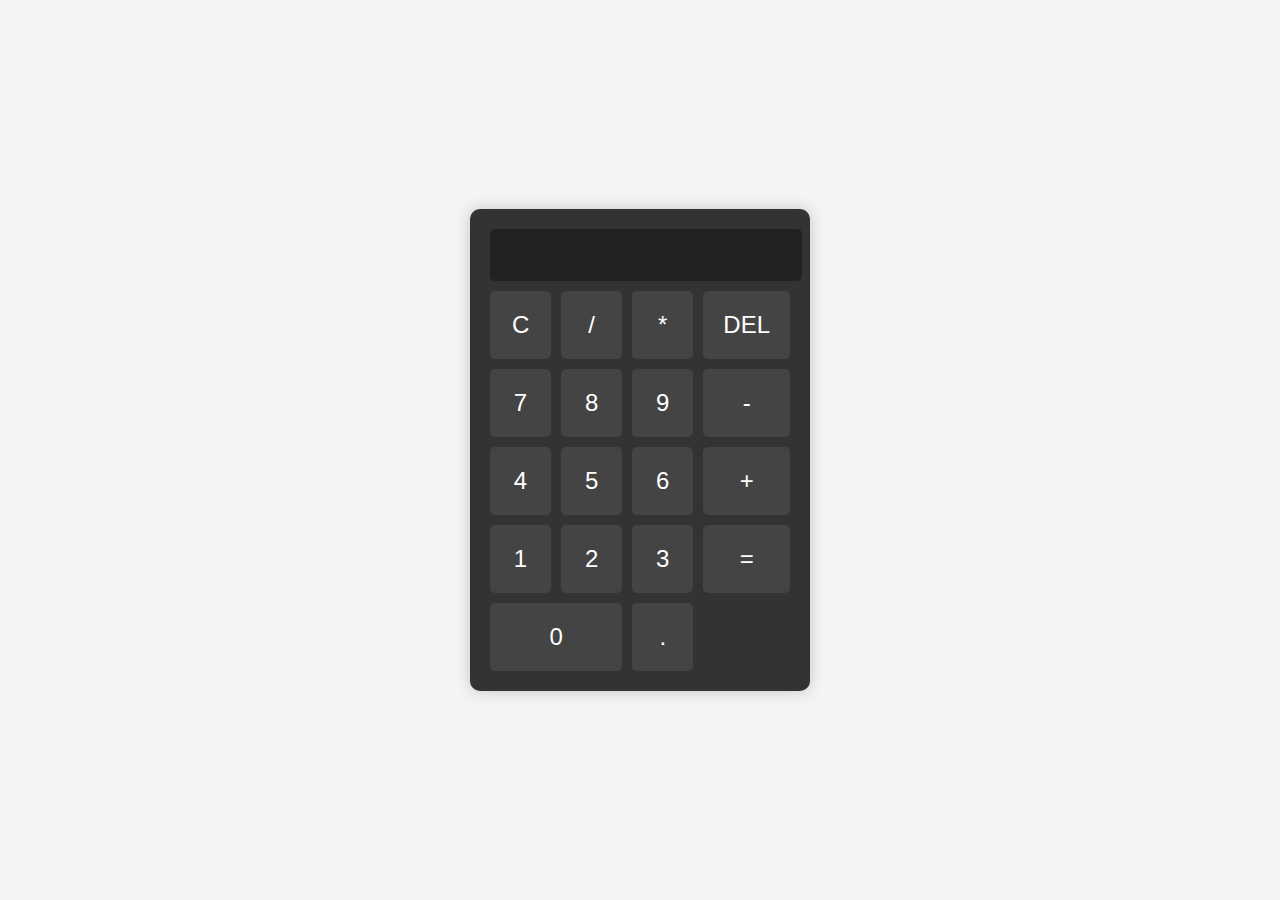
<file: Calculator/index.html>
<!DOCTYPE html>
<html lang="en">
<head>
    <meta charset="UTF-8">
    <meta name="viewport" content="width=device-width, initial-scale=1.0">
    <title>Calculator</title>
    <link rel="stylesheet" href="style.css">
</head>
<body>
    <div class="calculator">
        <input type="text" id="display" disabled />
        <div class="buttons">
            <button onclick="clearDisplay()">C</button>
            <button onclick="appendValue('/')">/</button>
            <button onclick="appendValue('*')">*</button>
            <button onclick="deleteLast()">DEL</button>
            <button onclick="appendValue('7')">7</button>
            <button onclick="appendValue('8')">8</button>
            <button onclick="appendValue('9')">9</button>
            <button onclick="appendValue('-')">-</button>
            <button onclick="appendValue('4')">4</button>
            <button onclick="appendValue('5')">5</button>
            <button onclick="appendValue('6')">6</button>
            <button onclick="appendValue('+')">+</button>
            <button onclick="appendValue('1')">1</button>
            <button onclick="appendValue('2')">2</button>
            <button onclick="appendValue('3')">3</button>
            <button onclick="calculate()">=</button>
            <button onclick="appendValue('0')" class="zero">0</button>
            <button onclick="appendValue('.')">.</button>
        </div>
    </div>
    <script src="script.js"></script>
</body>
</html>
</file>
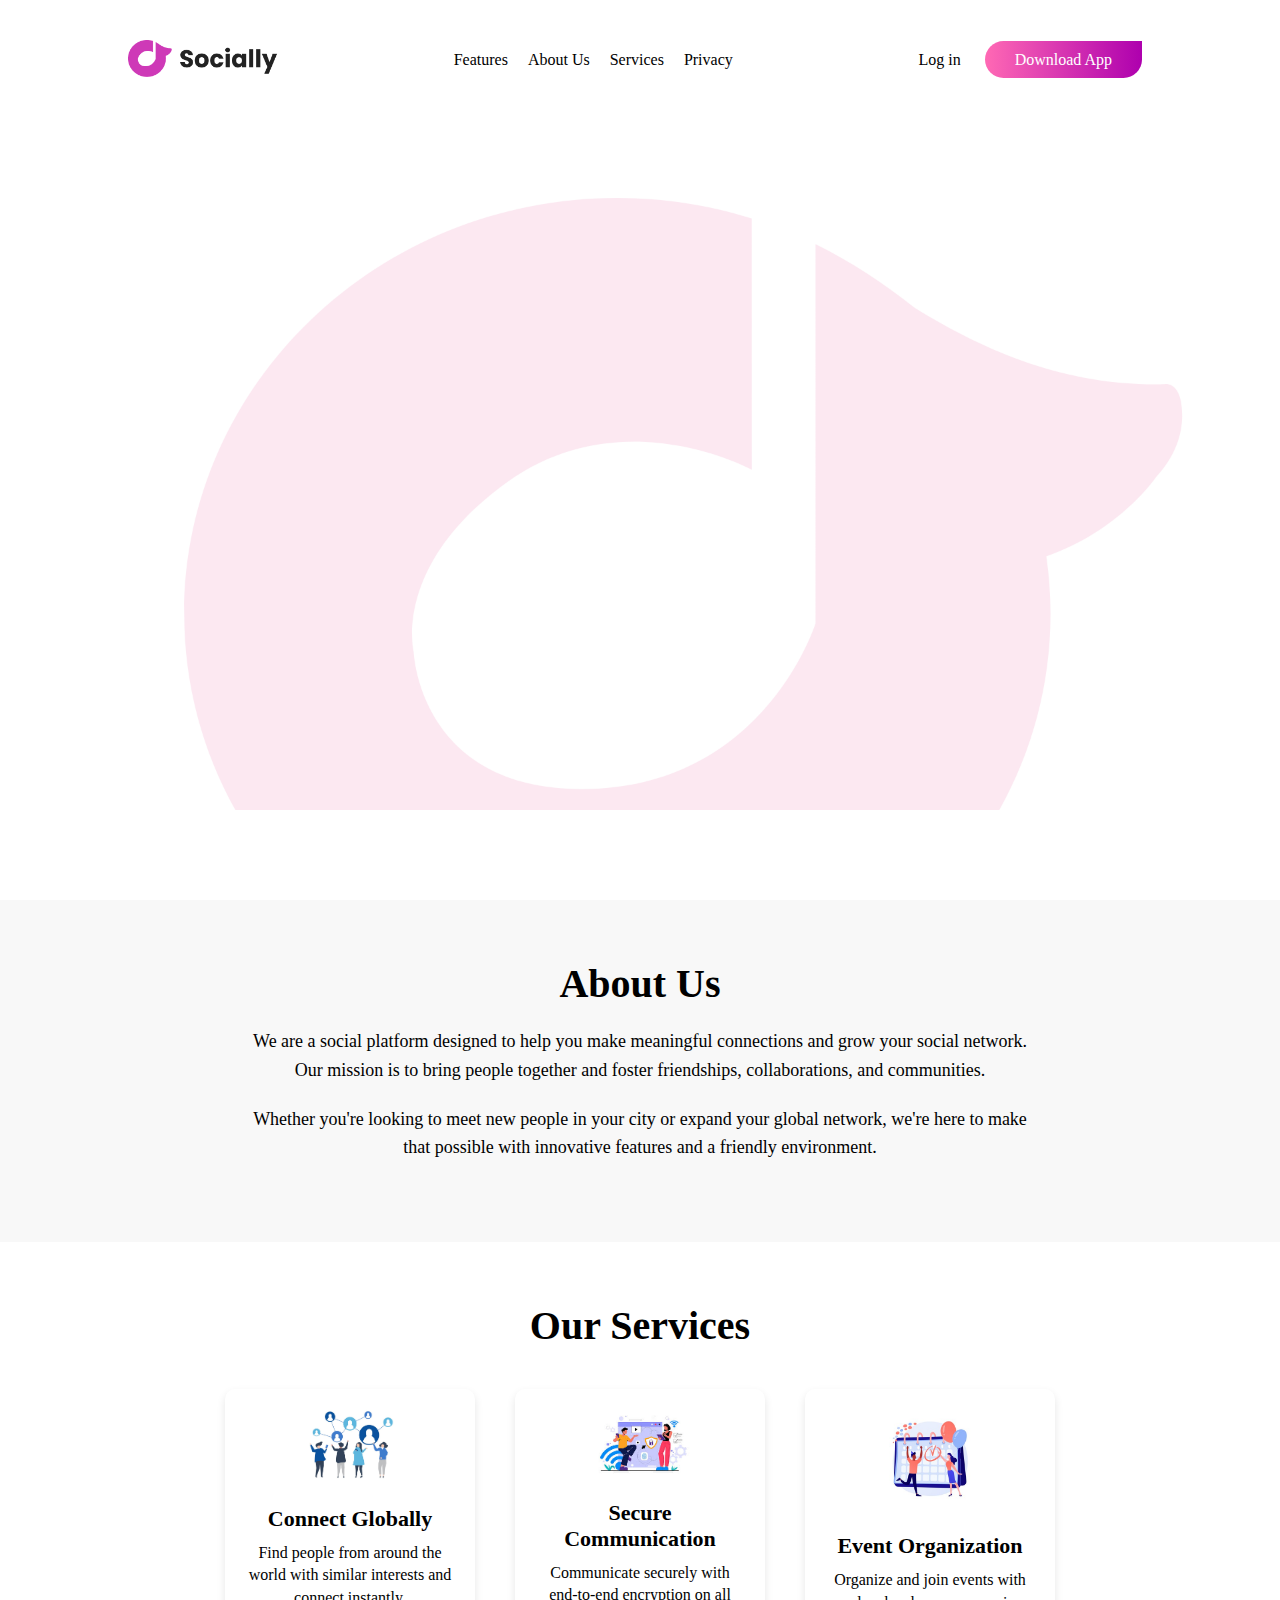
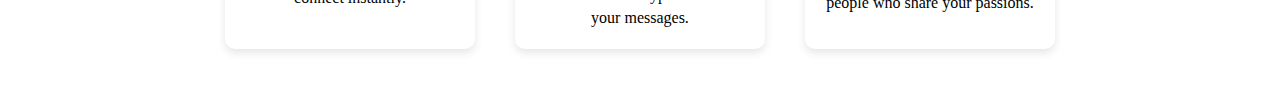
<file: LandingPage/index.html>
<!DOCTYPE html>
<html lang="en">
<head>
    <meta charset="UTF-8">
    <meta name="viewport" content="width=device-width, initial-scale=1.0">
    <link rel="stylesheet" href="style.css">
    <title>Socially</title>
    <style>
      /* Smooth scrolling */
      html {
        scroll-behavior: smooth;
      }
    </style>
</head>
<body>
    <main>
      <!-- Navbar -->
      <div class="navbar dflex">
        <div>
          <img class="logo" src="./Images/logo.png" alt="Logo" />
        </div>
        <ul class="nav dflex">
            <li><a href="#">Features</a></li>
 
          <li><a href="#about-section">About Us</a></li>
          <li><a href="#services-section">Services</a></li>
          <li><a href="#">Privacy</a></li>
        </ul>
        <div class="buttons">
          <a href="#" class="link1">Log in</a>
          <a href="#" class="button1">Download App</a>
        </div>
      </div>

      <!-- Hero Section -->
      <div class="container1">
        <h1 class="animation">
          Make
          <br />
          New Friends
        </h1>
        <p class="animation">
            Connect with like-minded people, discover new friendships, and build meaningful relationships that can last a lifetime. Whether you're looking to expand your social circle or find a community of interest, we're here to help you connect.

        </p>
        <a class="animation button2 button1" href="#">Join Now</a>
      </div>
      <div class="container2">
        <img class="animation" src="./Images/back-image.png" alt="Hero Image" />
      </div>
    </main>

    <!-- About Section -->
    <section id="about-section" class="about-section">
      <div class="content">
        <h2>About Us</h2>
        <p>
          We are a social platform designed to help you make meaningful connections
          and grow your social network. Our mission is to bring people together and 
          foster friendships, collaborations, and communities.
        </p>
        <p>
          Whether you're looking to meet new people in your city or expand your global
          network, we're here to make that possible with innovative features and a friendly 
          environment.
        </p>
      </div>
    </section>

    <!-- Services Section -->
    <section id="services-section" class="services-section">
      <div class="content">
        <h2>Our Services</h2>
        <div class="services dflex">
          <div class="service-card">
            <img src="./Images/connect.jpg" alt="Service 1" />
            <h3>Connect Globally</h3>
            <p>
              Find people from around the world with similar interests and connect instantly.
            </p>
          </div>
          <div class="service-card">
            <img src="./Images/Secure_Communication.jpg" alt="Service 2" />
            <h3>Secure Communication</h3>
            <p>
              Communicate securely with end-to-end encryption on all your messages.
            </p>
          </div>
          <div class="service-card">
            <img src="./Images/Event Organization.jpg" alt="Service 3" />
            <h3>Event Organization</h3>
            <p>
              Organize and join events with people who share your passions.
            </p>
          </div>
        </div>
      </div>
    </section>
</body>
</html>
</file>
<file: Calculator/style.css>
body {
    display: flex;
    justify-content: center;
    align-items: center;
    height: 100vh;
    background-color: #f4f4f4;
    margin: 0;
    font-family: Arial, sans-serif;
}

.calculator {
    background-color: #333;
    border-radius: 10px;
    padding: 20px;
    width: 300px;
    box-shadow: 0px 0px 15px rgba(0, 0, 0, 0.2);
}

#display {
    width: 100%;
    height: 50px;
    background-color: #222;
    color: white;
    text-align: right;
    font-size: 2em;
    border: none;
    border-radius: 5px;
    margin-bottom: 10px;
    padding-right: 10px;
}

.buttons {
    display: grid;
    grid-template-columns: repeat(4, 1fr);
    gap: 10px;
}

button {
    background-color: #444;
    color: white;
    border: none;
    border-radius: 5px;
    padding: 20px;
    font-size: 1.5em;
    cursor: pointer;
}

button:hover {
    background-color: #666;
}

button.zero {
    grid-column: span 2;
}

button:active {
    background-color: #888;
}
</file>
<file: LandingPage/style.css>
* {
    box-sizing: border-box;
    margin: 0px;
    padding: 0px;
  }
  main {
    background-image: url("./Images/back-image.png");
    background-position: center;
    background-repeat: no-repeat;
    background-size: contain;
    height: 100vh;
    padding: 10px 10%;
    position: relative;
    width: 100%;
  }
  .dflex {
    display: flex;
  }
  .navbar {
    align-items: center;
    justify-content: space-between;
    padding: 30px 0px;
  }
  .logo {
    width: 150px;
  }
  .nav {
    justify-content: center;
  }
  .nav li {
    display: inline-block;
    margin: 0px 10px;
  }
  .nav li a {
    color: black;
    text-decoration: none;
  }
  .nav li a:hover,
  .link1:hover {
    color: rgb(143, 143, 143);
  }
  .buttons a {
    margin: 0px 10px;
    text-decoration: none;
  }
  .link1 {
    color: black;
  }
  .button1 {
    background-image: linear-gradient(to right, hotpink, rgb(174, 0, 174));
    border: none;
    border-radius: 50px 0px 50px 50px;
    color: white;
    padding: 10px 30px;
    transition: all 0.5s linear;
  }
  .button1:hover {
    border-top-right-radius: 50px;
  }
  
  /***** Hero Section *****/
  .container1 {
    margin-top: 100px;
    max-width: 620px;
  }
  .container1 h1 {
    animation-delay: 0.5s;
    font-size: 50px;
  }
  .container1 p {
    animation-delay: 1s;
    margin: 10px 0px 30px;
    width: 500px;
  }
  .button2 {
    animation-delay: 1.5s;
    display: inline-block;
    text-decoration: none;
  }
  .container2 img {
    animation-delay: 1.5s;
    bottom: 0;
    position: absolute;
    right: 10%;
    width: 450px;
  }
  
  /***** Animation *****/
  .animation {
    animation: shift 0.5s linear forwards;
    opacity: 0;
  }
  @keyframes shift {
    0% {
      opacity: 0;
      transform: translateY(0px);
    }
    100% {
      opacity: 1;
      transform: translateY(-20px);
    }
  }
  
  /***** About Section *****/
  .about-section {
    padding: 60px 10%;
    background-color: #f8f8f8;
  }
  .about-section .content {
    text-align: center;
    max-width: 800px;
    margin: 0 auto;
  }
  .about-section h2 {
    font-size: 40px;
    margin-bottom: 20px;
  }
  .about-section p {
    font-size: 18px;
    line-height: 1.6;
    margin-bottom: 20px;
  }
  
  /***** Services Section *****/
  .services-section {
    padding: 60px 10%;
  }
  .services-section .content {
    text-align: center;
  }
  .services-section h2 {
    font-size: 40px;
    margin-bottom: 40px;
  }
  .services {
    justify-content: center;
    gap: 40px;
  }
  .service-card {
    background-color: #fff;
    border-radius: 10px;
    box-shadow: 0 4px 8px rgba(0, 0, 0, 0.1);
    padding: 20px;
    text-align: center;
    width: 250px;
  }
  .service-card img {
    width: 100px;
    margin-bottom: 20px;
  }
  .service-card h3 {
    font-size: 22px;
    margin-bottom: 10px;
  }
  .service-card p {
    font-size: 16px;
    line-height: 1.4;
  }
</file>
